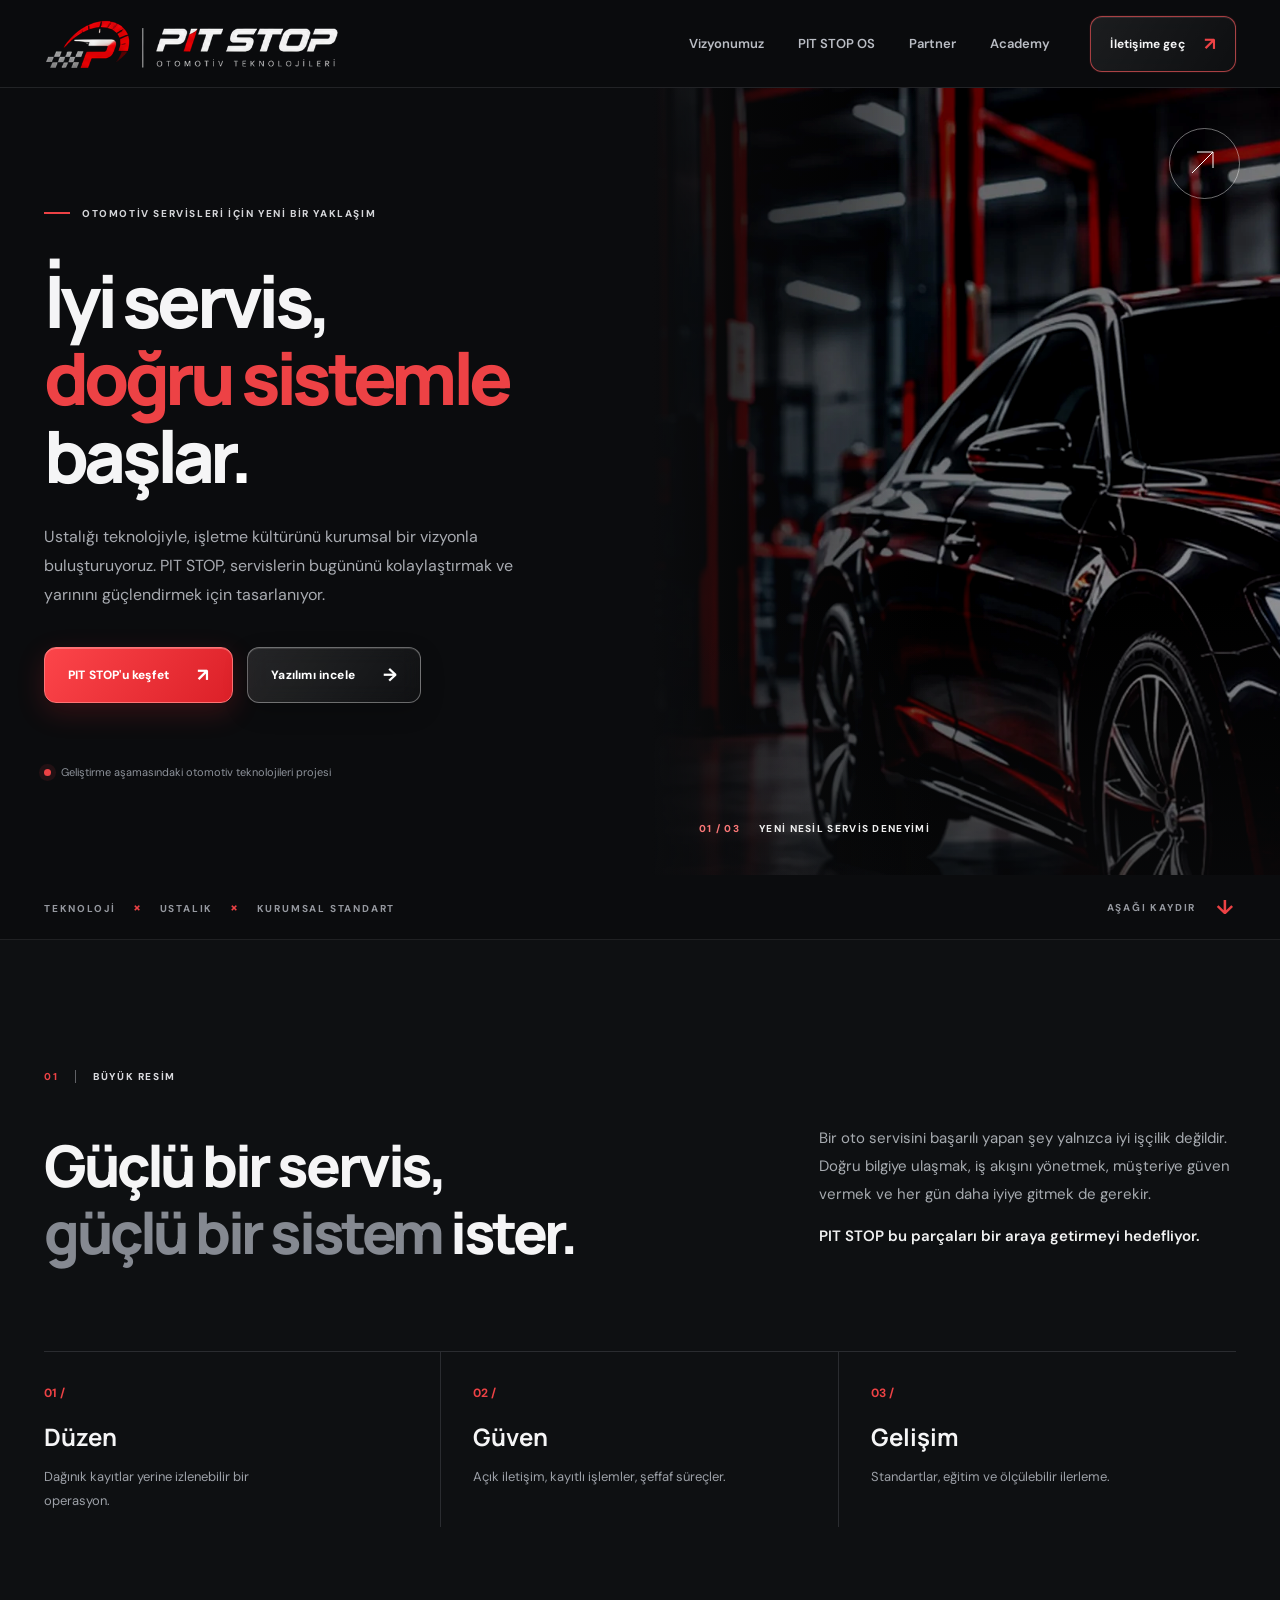
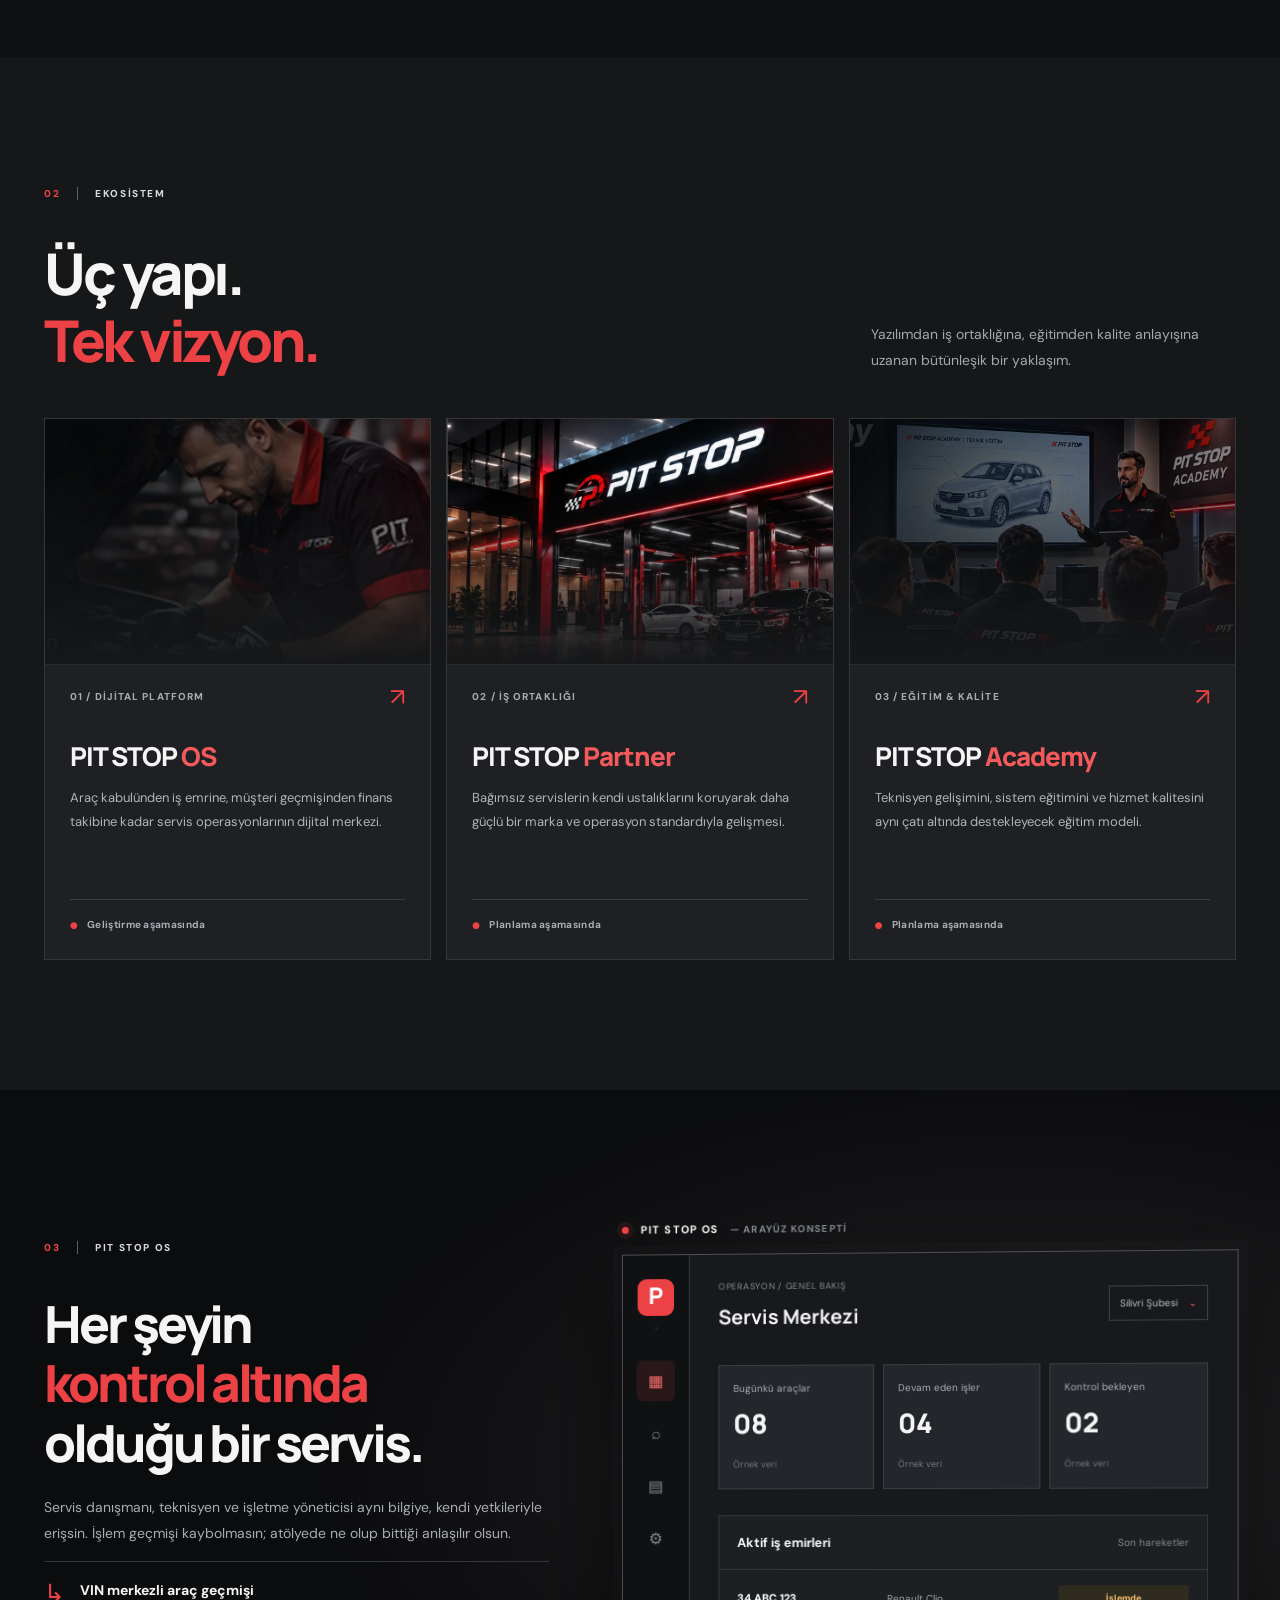
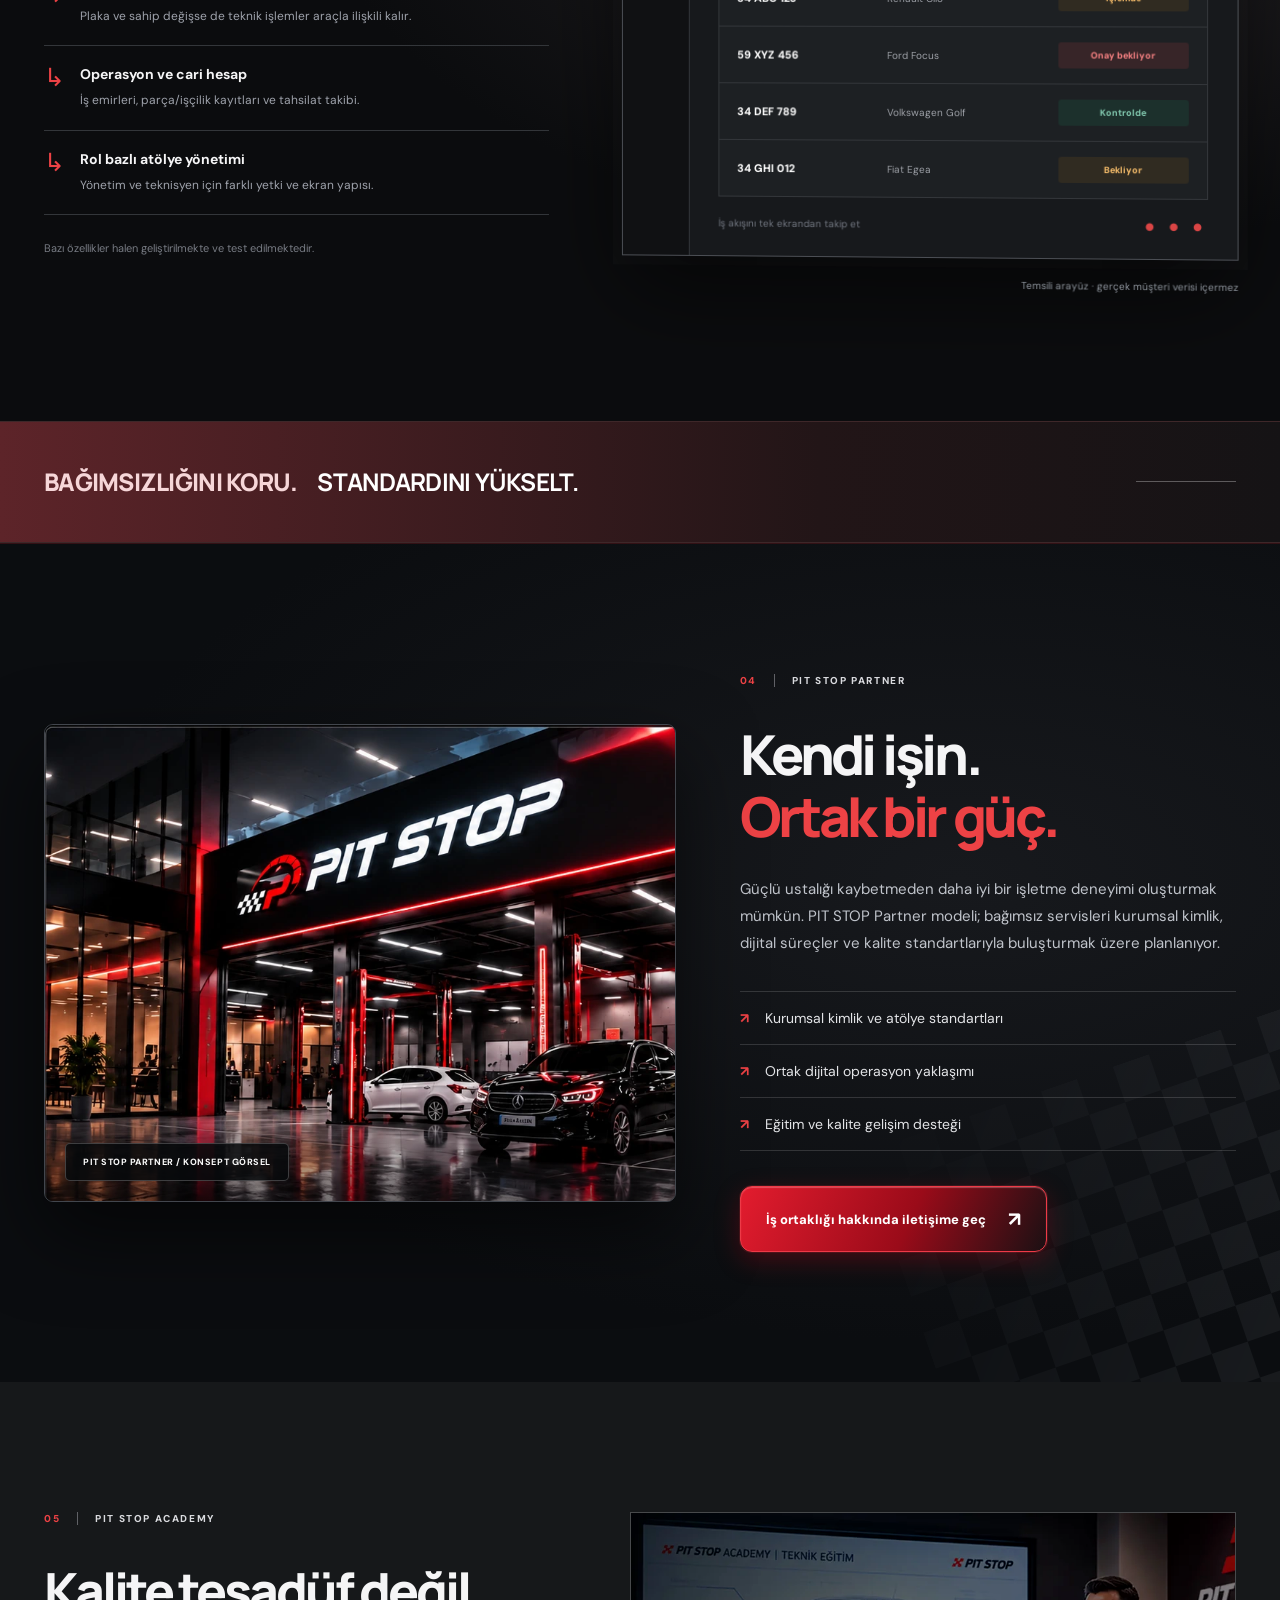
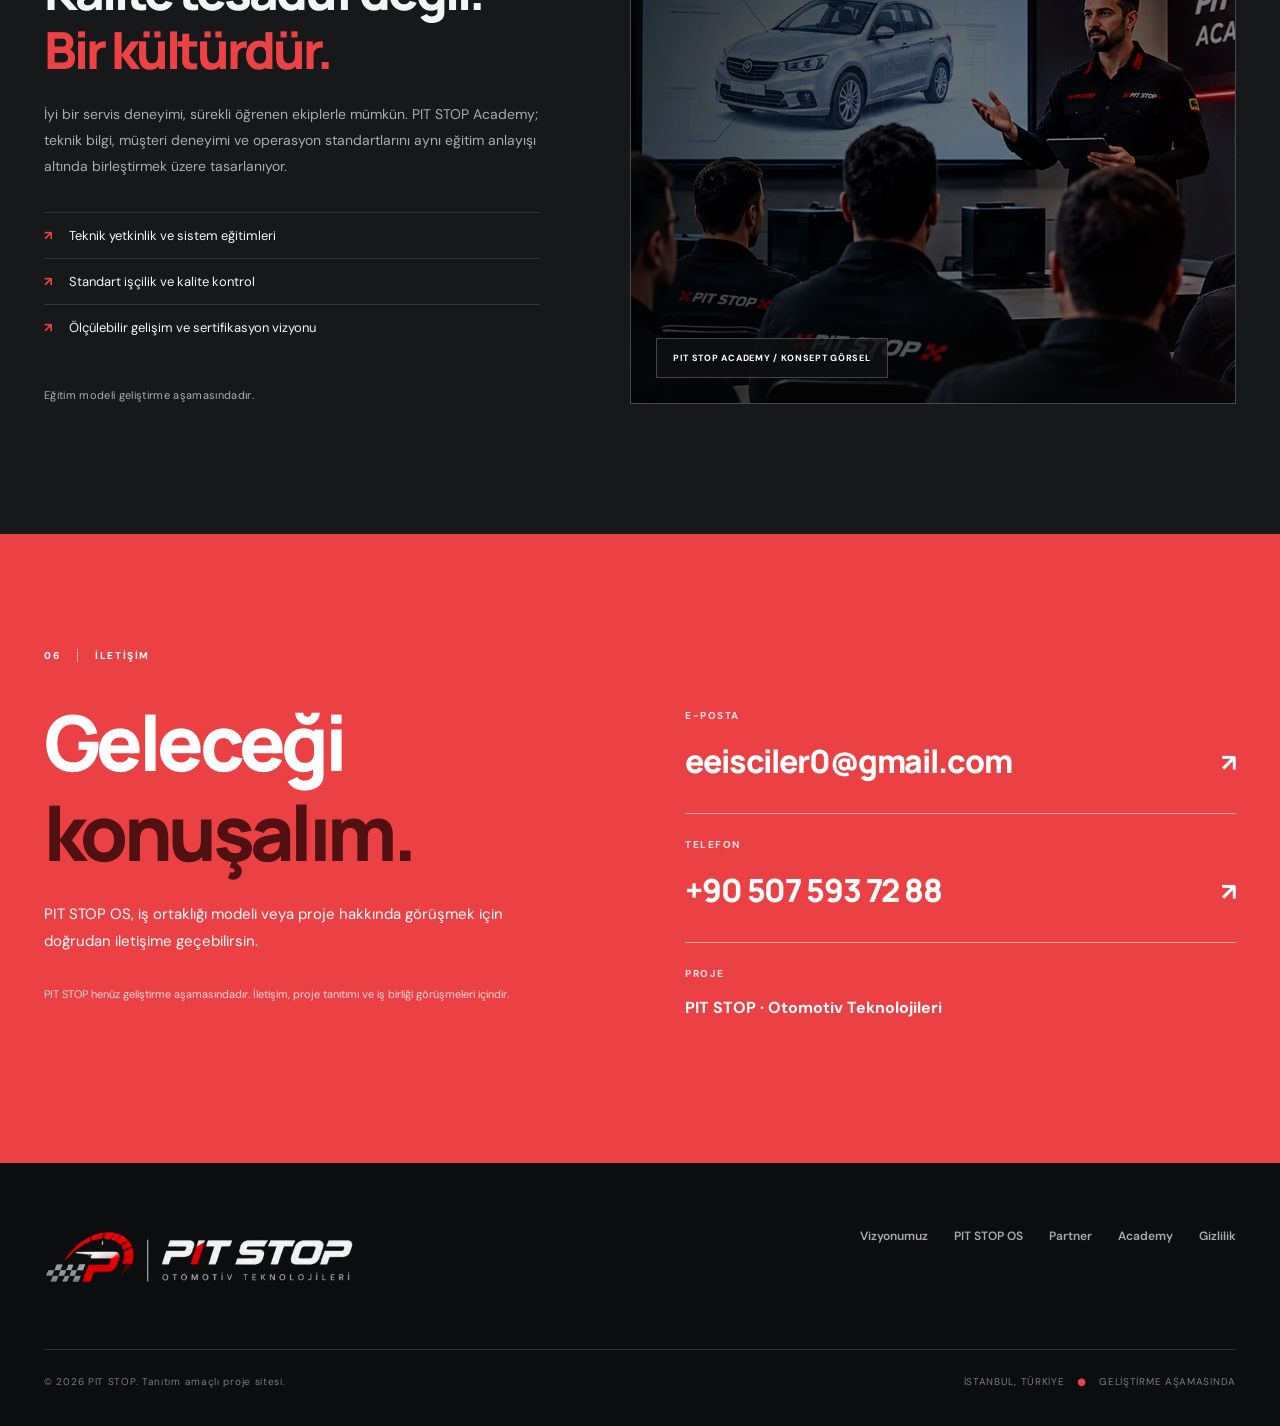
<file: index.html>
<!doctype html>
<html lang="tr">
<head>
  <meta charset="utf-8">
  <meta name="viewport" content="width=device-width, initial-scale=1">
  <meta name="theme-color" content="#0b0c0e">
  <meta name="description" content="PIT STOP: Bağımsız otomotiv servisleri için dijital yönetim, güçlü operasyon standardı ve yeni nesil iş ortaklığı vizyonu.">
  <meta property="og:title" content="PIT STOP | İyi servis, doğru sistemle başlar.">
  <meta property="og:description" content="PIT STOP OS, Partner ve Academy ile servis işletmeciliğinin geleceğine yeni bir yaklaşım.">
  <meta property="og:type" content="website">
  <title>PIT STOP | İyi servis, doğru sistemle başlar.</title>
  <link rel="icon" type="image/png" href="assets/pitstop-icon.png">
  <link rel="preconnect" href="https://fonts.googleapis.com">
  <link rel="preconnect" href="https://fonts.gstatic.com" crossorigin>
  <link href="https://fonts.googleapis.com/css2?family=DM+Sans:wght@400;500;600;700&family=Manrope:wght@400;500;600;700;800&display=swap" rel="stylesheet">
  <link rel="stylesheet" href="styles.css">
  <script src="script.js" defer></script>
</head>
<body>
  <a class="skip-link" href="#icerik">İçeriğe geç</a>
  <header class="site-header" id="ust">
    <div class="container header-inner">
      <a class="brand" href="#ust" aria-label="PIT STOP ana sayfa">
        <img class="brand-logo" src="assets/pitstop-logo.png" alt="PIT STOP" width="300" height="53">
      </a>
      <nav class="desktop-nav" aria-label="Ana menü">
        <a href="#vizyon">Vizyonumuz</a>
        <a href="#yazilim">PIT STOP OS</a>
        <a href="#partner">Partner</a>
        <a href="#academy">Academy</a>
      </nav>
      <a class="header-cta" href="#iletisim">İletişime geç <span aria-hidden="true">↗</span></a>
      <button class="menu-toggle" type="button" aria-controls="mobile-menu" aria-expanded="false" aria-label="Menüyü aç"><span></span><span></span><span></span></button>
    </div>
    <nav class="mobile-menu" id="mobile-menu" aria-label="Mobil menü" hidden>
      <a href="#vizyon">Vizyonumuz</a><a href="#yazilim">PIT STOP OS</a><a href="#partner">Partner</a><a href="#academy">Academy</a><a href="#iletisim">İletişim</a>
    </nav>
  </header>

  <main id="icerik">
    <section class="hero" aria-labelledby="hero-heading">
      <div class="container hero-layout">
        <div class="hero-copy">
          <div class="eyebrow"><span class="eyebrow-line"></span> OTOMOTİV SERVİSLERİ İÇİN YENİ BİR YAKLAŞIM</div>
          <h1 id="hero-heading">İyi servis,<br><span>doğru sistemle</span><br>başlar<span class="period">.</span></h1>
          <p>Ustalığı teknolojiyle, işletme kültürünü kurumsal bir vizyonla buluşturuyoruz. PIT STOP, servislerin bugününü kolaylaştırmak ve yarınını güçlendirmek için tasarlanıyor.</p>
          <div class="hero-actions"><a class="button button-primary" href="#vizyon">PIT STOP'u keşfet <span aria-hidden="true">↗</span></a><a class="button button-ghost" href="#yazilim">Yazılımı incele <span aria-hidden="true">→</span></a></div>
          <div class="hero-note"><span class="signal" aria-hidden="true"></span> Geliştirme aşamasındaki otomotiv teknolojileri projesi</div>
        </div>
        <div class="hero-visual">
          <img src="assets/hero.webp" alt="Koyu renkli otomobilin yer aldığı modern, kırmızı detaylı PIT STOP konsept servis ortamı" width="1600" height="1000" fetchpriority="high">
          <div class="hero-visual-shade"></div>
          <div class="hero-visual-caption"><span>01 / 03</span><span>YENİ NESİL SERVİS DENEYİMİ</span></div>
          <div class="hero-corner" aria-hidden="true"><svg viewBox="0 0 72 72" fill="none"><path d="M12 54L54 12M22 12h32v32" stroke="currentColor" stroke-width="2"/></svg></div>
        </div>
      </div>
      <div class="container hero-bottom"><span>TEKNOLOJİ <b>×</b> USTALIK <b>×</b> KURUMSAL STANDART</span><span class="scroll-cue">AŞAĞI KAYDIR <span aria-hidden="true">↓</span></span></div>
    </section>

    <section class="vision-section section-pad" id="vizyon">
      <div class="container">
        <div class="section-kicker"><span class="kicker-index">01</span><span>BÜYÜK RESİM</span></div>
        <div class="vision-grid">
          <h2>Güçlü bir servis,<br><em>güçlü bir sistem</em> ister.</h2>
          <div class="vision-side"><p>Bir oto servisini başarılı yapan şey yalnızca iyi işçilik değildir. Doğru bilgiye ulaşmak, iş akışını yönetmek, müşteriye güven vermek ve her gün daha iyiye gitmek de gerekir.</p><p><strong>PIT STOP bu parçaları bir araya getirmeyi hedefliyor.</strong></p></div>
        </div>
        <div class="principles">
          <div><span class="principle-no">01 /</span><strong>Düzen</strong><p>Dağınık kayıtlar yerine izlenebilir bir operasyon.</p></div>
          <div><span class="principle-no">02 /</span><strong>Güven</strong><p>Açık iletişim, kayıtlı işlemler, şeffaf süreçler.</p></div>
          <div><span class="principle-no">03 /</span><strong>Gelişim</strong><p>Standartlar, eğitim ve ölçülebilir ilerleme.</p></div>
        </div>
      </div>
    </section>

    <section class="ecosystem section-pad" id="cozumler">
      <div class="container">
        <div class="section-kicker"><span class="kicker-index">02</span><span>EKOSİSTEM</span></div>
        <div class="section-intro"><h2>Üç yapı.<br><span>Tek vizyon.</span></h2><p>Yazılımdan iş ortaklığına, eğitimden kalite anlayışına uzanan bütünleşik bir yaklaşım.</p></div>
        <div class="solution-grid">
          <a class="solution-card" href="#yazilim"><div class="card-image"><img src="assets/workshop.webp" alt="PIT STOP konsept atölyesinde çalışan teknisyen" width="1200" height="750" loading="lazy"></div><div class="solution-top"><span class="solution-nr">01 / DİJİTAL PLATFORM</span><span class="out-arrow" aria-hidden="true">↗</span></div><div class="solution-body"><h3>PIT STOP <span>OS</span></h3><p>Araç kabulünden iş emrine, müşteri geçmişinden finans takibine kadar servis operasyonlarının dijital merkezi.</p><span class="stage-label">Geliştirme aşamasında</span></div></a>
          <a class="solution-card" href="#partner"><div class="card-image"><img src="assets/partner.webp" alt="PIT STOP marka kimliğiyle tasarlanmış modern partner servis konsepti" width="1300" height="812" loading="lazy"></div><div class="solution-top"><span class="solution-nr">02 / İŞ ORTAKLIĞI</span><span class="out-arrow" aria-hidden="true">↗</span></div><div class="solution-body"><h3>PIT STOP <span>Partner</span></h3><p>Bağımsız servislerin kendi ustalıklarını koruyarak daha güçlü bir marka ve operasyon standardıyla gelişmesi.</p><span class="stage-label">Planlama aşamasında</span></div></a>
          <a class="solution-card" href="#academy"><div class="card-image"><img src="assets/academy.webp" alt="Teknik eğitim alan servis personellerini gösteren PIT STOP Academy konsept görseli" width="1200" height="750" loading="lazy"></div><div class="solution-top"><span class="solution-nr">03 / EĞİTİM & KALİTE</span><span class="out-arrow" aria-hidden="true">↗</span></div><div class="solution-body"><h3>PIT STOP <span>Academy</span></h3><p>Teknisyen gelişimini, sistem eğitimini ve hizmet kalitesini aynı çatı altında destekleyecek eğitim modeli.</p><span class="stage-label">Planlama aşamasında</span></div></a>
        </div>
      </div>
    </section>

    <section class="software-section section-pad" id="yazilim">
      <div class="container software-grid">
        <div class="software-copy">
          <div class="section-kicker"><span class="kicker-index">03</span><span>PIT STOP OS</span></div>
          <h2>Her şeyin<br><span>kontrol altında</span><br>olduğu bir servis.</h2>
          <p>Servis danışmanı, teknisyen ve işletme yöneticisi aynı bilgiye, kendi yetkileriyle erişsin. İşlem geçmişi kaybolmasın; atölyede ne olup bittiği anlaşılır olsun.</p>
          <div class="software-feature"><span class="feature-icon">↳</span><div><strong>VIN merkezli araç geçmişi</strong><small>Plaka ve sahip değişse de teknik işlemler araçla ilişkili kalır.</small></div></div>
          <div class="software-feature"><span class="feature-icon">↳</span><div><strong>Operasyon ve cari hesap</strong><small>İş emirleri, parça/işçilik kayıtları ve tahsilat takibi.</small></div></div>
          <div class="software-feature"><span class="feature-icon">↳</span><div><strong>Rol bazlı atölye yönetimi</strong><small>Yönetim ve teknisyen için farklı yetki ve ekran yapısı.</small></div></div>
          <p class="small-disclaimer">Bazı özellikler halen geliştirilmekte ve test edilmektedir.</p>
        </div>
        <div class="dashboard-wrap">
          <div class="dashboard-top-caption"><span class="live-pip"></span>PIT STOP OS <span>— ARAYÜZ KONSEPTİ</span></div>
          <div class="dashboard">
            <div class="dash-side"><span class="dash-logo">P<span>·</span></span><span class="dash-side-icon active">▦</span><span class="dash-side-icon">⌕</span><span class="dash-side-icon">▤</span><span class="dash-side-icon">⚙</span></div>
            <div class="dash-main"><div class="dash-top"><div><small>OPERASYON / GENEL BAKIŞ</small><strong>Servis Merkezi</strong></div><span class="dash-branch">Silivri Şubesi <span>⌄</span></span></div><div class="dash-cards"><div><small>Bugünkü araçlar</small><strong>08</strong><span>Örnek veri</span></div><div><small>Devam eden işler</small><strong>04</strong><span>Örnek veri</span></div><div><small>Kontrol bekleyen</small><strong>02</strong><span>Örnek veri</span></div></div><div class="dash-table"><div class="dash-table-head"><strong>Aktif iş emirleri</strong><span>Son hareketler</span></div><div class="dash-row"><span class="plate">34 ABC 123</span><span>Renault Clio</span><b class="pill orange">İşlemde</b></div><div class="dash-row"><span class="plate">59 XYZ 456</span><span>Ford Focus</span><b class="pill red">Onay bekliyor</b></div><div class="dash-row"><span class="plate">34 DEF 789</span><span>Volkswagen Golf</span><b class="pill green">Kontrolde</b></div><div class="dash-row"><span class="plate">34 GHI 012</span><span>Fiat Egea</span><b class="pill orange">Bekliyor</b></div></div><div class="dash-foot"><span>İş akışını tek ekrandan takip et</span><span>● ● ●</span></div></div>
          </div>
          <div class="dashboard-tag">Temsili arayüz · gerçek müşteri verisi içermez</div>
        </div>
      </div>
    </section>

    <section class="statement" aria-label="PIT STOP marka anlayışı"><div class="container statement-inner"><span>BAĞIMSIZLIĞINI KORU.</span><strong>STANDARDINI YÜKSELT.</strong><span class="statement-line"></span></div></section>

    <section class="partner-section section-pad" id="partner">
      <div class="container split-grid">
        <div class="split-image"><img src="assets/partner.webp" alt="PIT STOP logolu modern servis merkezi konsept dış görünümü" width="1300" height="812" loading="lazy"><span class="image-tag">PIT STOP PARTNER / KONSEPT GÖRSEL</span></div>
        <div class="split-text"><div class="section-kicker"><span class="kicker-index">04</span><span>PIT STOP PARTNER</span></div><h2>Kendi işin.<br><span>Ortak bir güç.</span></h2><p>Güçlü ustalığı kaybetmeden daha iyi bir işletme deneyimi oluşturmak mümkün. PIT STOP Partner modeli; bağımsız servisleri kurumsal kimlik, dijital süreçler ve kalite standartlarıyla buluşturmak üzere planlanıyor.</p><ul><li>Kurumsal kimlik ve atölye standartları</li><li>Ortak dijital operasyon yaklaşımı</li><li>Eğitim ve kalite gelişim desteği</li></ul><a class="partner-cta" href="#iletisim">İş ortaklığı hakkında iletişime geç <span aria-hidden="true">↗</span></a></div>
      </div>
    </section>

    <section class="academy-section section-pad" id="academy">
      <div class="container split-grid reverse">
        <div class="split-text"><div class="section-kicker"><span class="kicker-index">05</span><span>PIT STOP ACADEMY</span></div><h2>Kalite tesadüf değil.<br><span>Bir kültürdür.</span></h2><p>İyi bir servis deneyimi, sürekli öğrenen ekiplerle mümkün. PIT STOP Academy; teknik bilgi, müşteri deneyimi ve operasyon standartlarını aynı eğitim anlayışı altında birleştirmek üzere tasarlanıyor.</p><ul><li>Teknik yetkinlik ve sistem eğitimleri</li><li>Standart işçilik ve kalite kontrol</li><li>Ölçülebilir gelişim ve sertifikasyon vizyonu</li></ul><span class="coming-soon">Eğitim modeli geliştirme aşamasındadır.</span></div>
        <div class="split-image"><img src="assets/academy.webp" alt="Atölye ortamında gerçekleştirilen teknik eğitim konsepti" width="1200" height="750" loading="lazy"><span class="image-tag">PIT STOP ACADEMY / KONSEPT GÖRSEL</span></div>
      </div>
    </section>

    <section class="contact-section" id="iletisim"><div class="container contact-layout"><div><div class="section-kicker"><span class="kicker-index">06</span><span>İLETİŞİM</span></div><h2>Geleceği<br><span>konuşalım.</span></h2><p>PIT STOP OS, iş ortaklığı modeli veya proje hakkında görüşmek için doğrudan iletişime geçebilirsin.</p><span class="contact-note">PIT STOP henüz geliştirme aşamasındadır. İletişim, proje tanıtımı ve iş birliği görüşmeleri içindir.</span></div><div class="contact-info"><div class="contact-item"><span class="contact-label">E-POSTA</span><a href="mailto:eeisciler0@gmail.com">eeisciler0@gmail.com <span aria-hidden="true">↗</span></a></div><div class="contact-item"><span class="contact-label">TELEFON</span><a href="tel:+905075937288">+90 507 593 72 88 <span aria-hidden="true">↗</span></a></div><div class="contact-item no-border"><span class="contact-label">PROJE</span><strong>PIT STOP · Otomotiv Teknolojileri</strong></div></div></div></section>
  </main>

  <footer class="footer"><div class="container footer-main"><a href="#ust" class="footer-brand" aria-label="PIT STOP ana sayfa"><img class="footer-logo-img" src="assets/pitstop-logo-full.png" alt="PIT STOP Otomotiv Teknolojileri" width="315" height="55"></a><div class="footer-links"><a href="#vizyon">Vizyonumuz</a><a href="#yazilim">PIT STOP OS</a><a href="#partner">Partner</a><a href="#academy">Academy</a><a href="gizlilik.html">Gizlilik</a></div></div><div class="container footer-bottom"><span>© <span id="year"></span> PIT STOP. Tanıtım amaçlı proje sitesi.</span><span>İSTANBUL, TÜRKİYE <span class="red-dot">●</span> GELİŞTİRME AŞAMASINDA</span></div></footer>
</body>
</html>
</file>
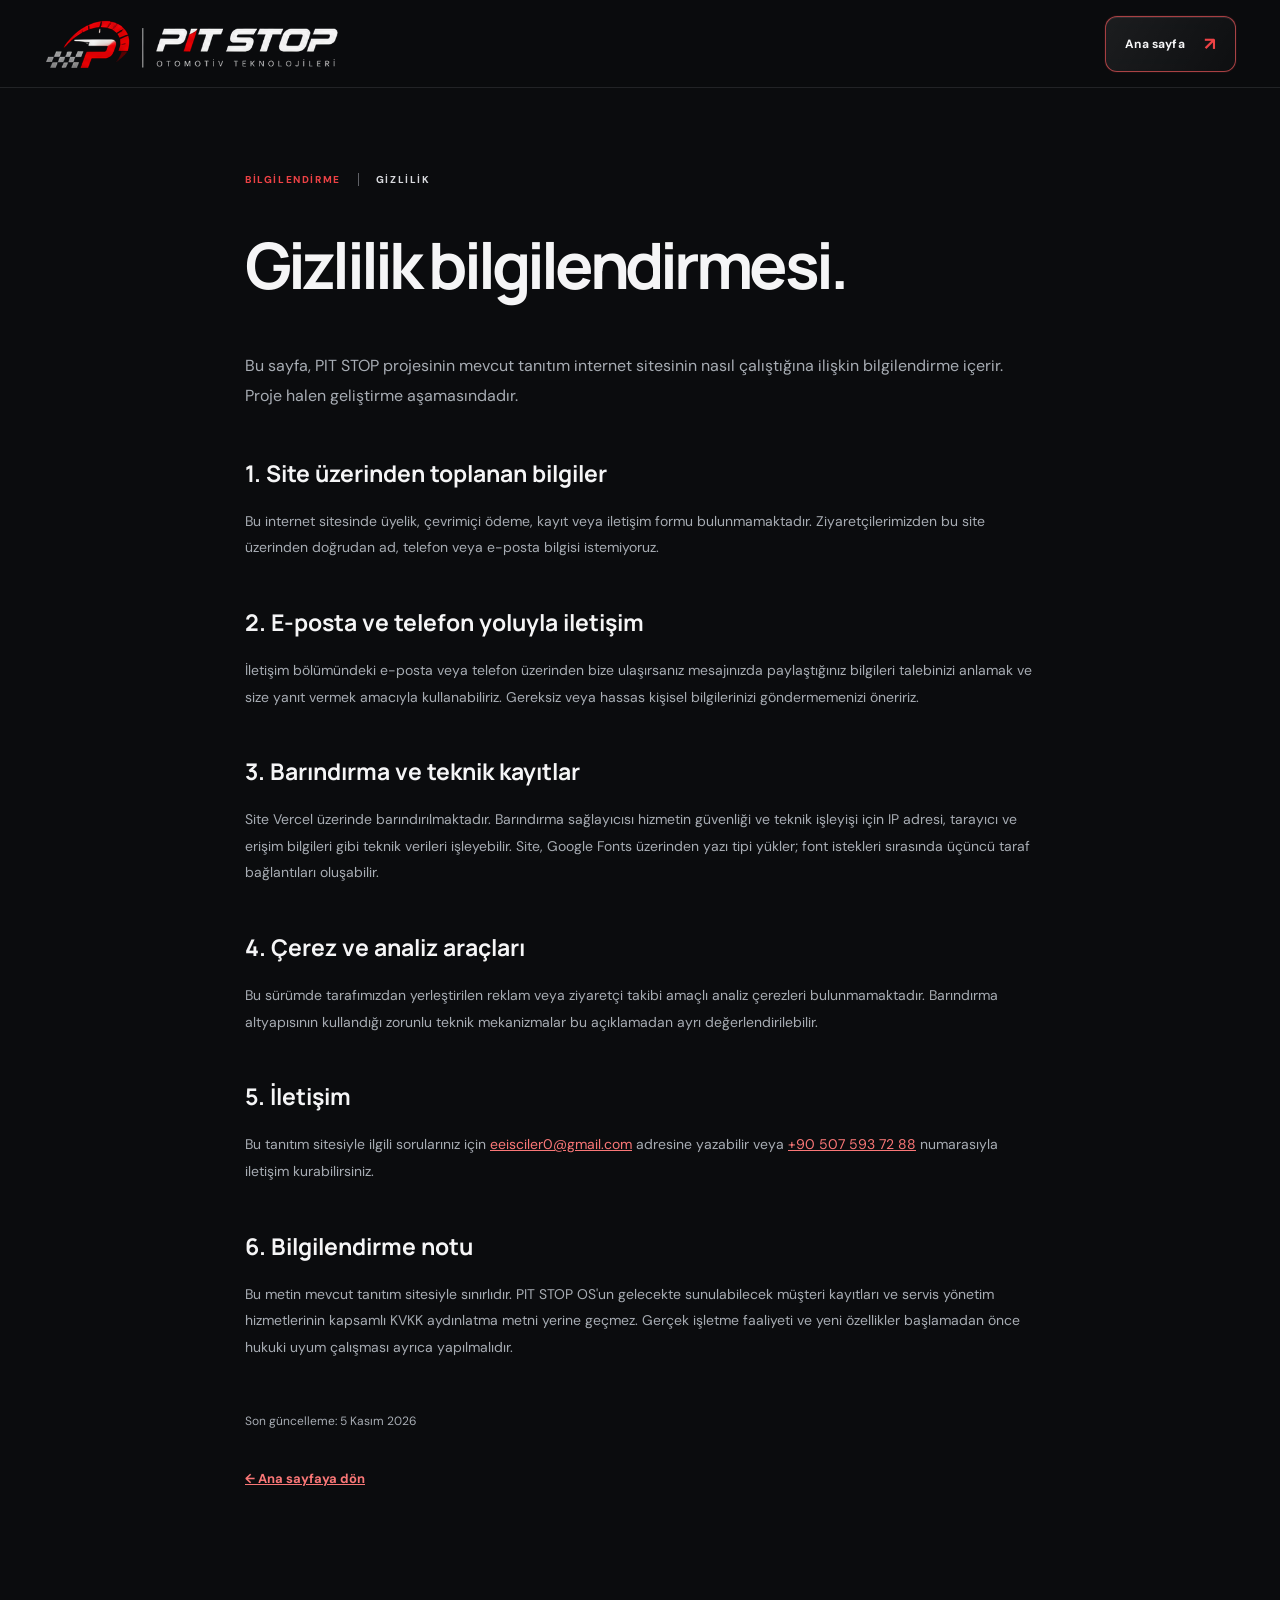
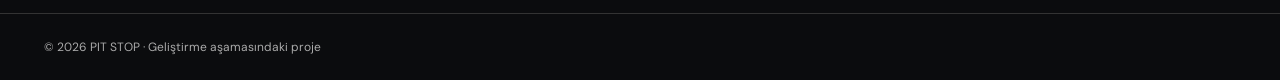
<file: gizlilik.html>
<!doctype html><html lang="tr"><head><meta charset="utf-8"><meta name="viewport" content="width=device-width, initial-scale=1"><meta name="theme-color" content="#0b0c0e"><meta name="description" content="PIT STOP tanıtım internet sitesinin gizlilik bilgilendirmesi."><title>Gizlilik Bilgilendirmesi | PIT STOP</title><link rel="icon" type="image/png" href="assets/pitstop-icon.png"><link rel="preconnect" href="https://fonts.googleapis.com"><link rel="preconnect" href="https://fonts.gstatic.com" crossorigin><link href="https://fonts.googleapis.com/css2?family=DM+Sans:wght@400;500;600;700&family=Manrope:wght@400;500;600;700;800&display=swap" rel="stylesheet"><link rel="stylesheet" href="styles.css"></head><body class="privacy-body"><header class="site-header"><div class="container header-inner"><a class="brand" href="index.html"><img class="brand-logo" src="assets/pitstop-logo.png" alt="PIT STOP" width="300" height="53"></a><a class="header-cta" style="margin-left:auto" href="index.html">Ana sayfa <span aria-hidden="true">↗</span></a></div></header><main class="container privacy-main"><div class="section-kicker"><span class="kicker-index">BİLGİLENDİRME</span><span>GİZLİLİK</span></div><h1>Gizlilik bilgilendirmesi.</h1><p class="privacy-lead">Bu sayfa, PIT STOP projesinin mevcut tanıtım internet sitesinin nasıl çalıştığına ilişkin bilgilendirme içerir. Proje halen geliştirme aşamasındadır.</p><h2>1. Site üzerinden toplanan bilgiler</h2><p>Bu internet sitesinde üyelik, çevrimiçi ödeme, kayıt veya iletişim formu bulunmamaktadır. Ziyaretçilerimizden bu site üzerinden doğrudan ad, telefon veya e-posta bilgisi istemiyoruz.</p><h2>2. E-posta ve telefon yoluyla iletişim</h2><p>İletişim bölümündeki e-posta veya telefon üzerinden bize ulaşırsanız mesajınızda paylaştığınız bilgileri talebinizi anlamak ve size yanıt vermek amacıyla kullanabiliriz. Gereksiz veya hassas kişisel bilgilerinizi göndermemenizi öneririz.</p><h2>3. Barındırma ve teknik kayıtlar</h2><p>Site Vercel üzerinde barındırılmaktadır. Barındırma sağlayıcısı hizmetin güvenliği ve teknik işleyişi için IP adresi, tarayıcı ve erişim bilgileri gibi teknik verileri işleyebilir. Site, Google Fonts üzerinden yazı tipi yükler; font istekleri sırasında üçüncü taraf bağlantıları oluşabilir.</p><h2>4. Çerez ve analiz araçları</h2><p>Bu sürümde tarafımızdan yerleştirilen reklam veya ziyaretçi takibi amaçlı analiz çerezleri bulunmamaktadır. Barındırma altyapısının kullandığı zorunlu teknik mekanizmalar bu açıklamadan ayrı değerlendirilebilir.</p><h2>5. İletişim</h2><p>Bu tanıtım sitesiyle ilgili sorularınız için <a href="mailto:eeisciler0@gmail.com">eeisciler0@gmail.com</a> adresine yazabilir veya <a href="tel:+905075937288">+90 507 593 72 88</a> numarasıyla iletişim kurabilirsiniz.</p><h2>6. Bilgilendirme notu</h2><p>Bu metin mevcut tanıtım sitesiyle sınırlıdır. PIT STOP OS'un gelecekte sunulabilecek müşteri kayıtları ve servis yönetim hizmetlerinin kapsamlı KVKK aydınlatma metni yerine geçmez. Gerçek işletme faaliyeti ve yeni özellikler başlamadan önce hukuki uyum çalışması ayrıca yapılmalıdır.</p><p style="margin-top:50px;font-size:12px">Son güncelleme: 5 Kasım 2026</p><a class="privacy-back" href="index.html">← Ana sayfaya dön</a></main><footer class="privacy-footer"><div class="container">© 2026 PIT STOP · Geliştirme aşamasındaki proje</div></footer></body></html>
</file>
<file: styles.css>
:root{--bg:#0b0c0e;--bg2:#111316;--surface:#191b1f;--line:#2a2c30;--text:#f5f5f6;--muted:#9ca0a7;--red:#ed4245;--red-soft:#fa7777;--max:1320px;--font:'DM Sans',system-ui,sans-serif;--display:Manrope,var(--font)}
*,*::before,*::after{box-sizing:border-box}html{scroll-behavior:smooth;scroll-padding-top:90px}body{margin:0;background:var(--bg);color:var(--text);font-family:var(--font);-webkit-font-smoothing:antialiased}a{color:inherit;text-decoration:none}button{font:inherit}img{display:block;max-width:100%}button,a{-webkit-tap-highlight-color:transparent}::selection{background:var(--red);color:#fff}.container{width:min(100% - 88px,var(--max));margin-inline:auto}.skip-link{position:fixed;left:12px;top:-100px;background:#fff;color:#111;z-index:1000;padding:12px}.skip-link:focus{top:12px}.section-pad{padding-block:130px}h1,h2,h3,p{margin-top:0}h1,h2,h3{font-family:var(--display)}p{line-height:1.85}.site-header{position:sticky;top:0;z-index:100;background:rgba(11,12,14,.90);backdrop-filter:blur(18px);-webkit-backdrop-filter:blur(18px);border-bottom:1px solid #ffffff1a}.header-inner{min-height:87px;display:flex;align-items:center;gap:40px}.brand{display:flex;align-items:center;gap:14px;flex-shrink:0}.brand-symbol{display:grid;place-items:center;width:36px;height:36px;color:var(--red)}.brand-symbol svg{width:100%}.brand-text{font:800 23px/1 var(--display);letter-spacing:.15em;white-space:nowrap}.brand-sub{font:700 8px/1.4 var(--font);letter-spacing:.20em;color:#999da3;display:block;margin-top:9px}.desktop-nav{display:flex;margin-left:auto;align-items:center;gap:34px}.desktop-nav a{font-size:13px;font-weight:600;color:#babdc4;transition:color .2s}.desktop-nav a:hover,.footer a:hover{color:#fff}.header-cta{display:flex;align-items:center;justify-content:center;gap:19px;border:1px solid #66666d;padding:15px 19px;font-size:12px;font-weight:700;white-space:nowrap;transition:border-color .2s,background .2s}.header-cta:hover{border-color:var(--red);background:#ed424519}.header-cta span{font-size:18px;color:var(--red)}.menu-toggle{display:none;cursor:pointer;flex-direction:column;justify-content:center;gap:5px;background:none;border:1px solid #44474a;width:42px;height:42px;padding:10px}.menu-toggle span{display:block;background:#fff;height:2px;width:100%}.mobile-menu{display:none}.hero{position:relative;overflow:hidden;border-bottom:1px solid #ffffff16}.hero-layout{min-height:660px;display:grid;grid-template-columns:51% 49%;align-items:stretch}.hero-copy{padding:110px 35px 96px 0;position:relative;z-index:2}.eyebrow{display:inline-flex;align-items:center;gap:12px;font-weight:800;font-size:10px;letter-spacing:.16em;color:#d4d5d8}.eyebrow-line{width:26px;height:2px;background:var(--red)}.hero h1{font-size:clamp(48px,5.65vw,86px);font-weight:800;line-height:1.075;letter-spacing:-.065em;margin:42px 0 27px}.hero h1 span{color:var(--red)}.hero h1 .period{color:#fff}.hero-copy>p{color:#a8abb1;font-size:16px;line-height:1.82;max-width:520px;margin-bottom:38px}.hero-actions{display:flex;flex-wrap:wrap;gap:14px}.button{min-height:56px;display:inline-flex;align-items:center;justify-content:center;gap:28px;padding:15px 23px;font-weight:800;font-size:12px;transition:transform .2s,background .2s,border-color .2s}.button:hover{transform:translateY(-2px)}.button-primary{background:var(--red);border:1px solid var(--red);color:#fff}.button-primary:hover{background:#fb5456}.button-ghost{background:#ffffff08;border:1px solid #686a6d;color:#fff}.button-ghost:hover{background:#ffffff17}.button span{font-size:18px}.hero-note{display:flex;align-items:center;gap:10px;color:#8d929a;font-size:11px;margin-top:62px}.signal,.live-pip{height:7px;width:7px;background:var(--red);border-radius:50%;box-shadow:0 0 0 5px #ed42451a;flex-shrink:0}.hero-visual{position:relative;min-height:650px;overflow:hidden;margin-right:calc((min(100vw - 88px,var(--max)) - 100vw)/2)}.hero-visual img{height:100%;width:100%;object-fit:cover;object-position:54% center;filter:contrast(1.1)}.hero-visual-shade{pointer-events:none;position:absolute;inset:0;background:linear-gradient(90deg,var(--bg) 0%,#0b0c0e77 16%,transparent 45%),linear-gradient(0deg,#0b0c0e99,transparent 35%)}.hero-visual-caption{position:absolute;left:47px;bottom:40px;right:45px;display:flex;align-items:center;gap:19px;font-size:10px;font-weight:800;letter-spacing:.13em;color:#eee}.hero-visual-caption span:first-child{color:var(--red-soft)}.hero-corner{position:absolute;right:40px;top:40px;width:71px;height:71px;display:grid;place-items:center;border:1px solid #ffffff6b;border-radius:50%;color:#fff}.hero-corner svg{width:36px;height:36px}.hero-bottom{height:64px;display:flex;align-items:center;justify-content:space-between;color:#9699a0;font-weight:700;font-size:10px;letter-spacing:.18em}.hero-bottom b{color:var(--red);font-size:14px;padding-inline:13px}.scroll-cue{display:flex;gap:20px;align-items:center}.scroll-cue span{color:var(--red);font-size:20px}.section-kicker{display:flex;align-items:center;gap:17px;font-size:10px;font-weight:800;letter-spacing:.16em;color:#d9dade}.kicker-index{color:var(--red);border-right:1px solid #606166;padding-right:17px}.vision-section{background:#0e1012}.vision-grid{display:grid;grid-template-columns:1.25fr .75fr;gap:80px;align-items:end;margin-top:42px}.vision-grid h2,.section-intro h2,.software-copy h2,.split-text h2,.contact-layout h2{font-size:clamp(38px,4.5vw,69px);line-height:1.16;letter-spacing:-.06em;margin:0;font-weight:800}.vision-grid h2 em{font-style:normal;color:#858991}.vision-side{max-width:480px}.vision-side p{font-size:15px;color:#a7abb0;margin-bottom:15px}.vision-side strong{color:#f0f1f1;font-weight:600}.principles{margin-top:85px;display:grid;grid-template-columns:repeat(3,1fr);border-top:1px solid var(--line)}.principles>div{padding:33px 32px 0 0;border-right:1px solid var(--line);min-height:175px}.principles>div:not(:first-child){padding-left:32px}.principles>div:last-child{border-right:0}.principle-no{color:var(--red);font-size:12px;font-weight:700;display:block;margin-bottom:19px}.principles strong{font:700 24px var(--display)}.principles p{font-size:13px;color:var(--muted);margin:12px 0 0;max-width:260px}.ecosystem{background:#151719}.section-intro{display:flex;justify-content:space-between;align-items:end;gap:40px;margin-top:40px;margin-bottom:44px}.section-intro h2 span{color:var(--red)}.section-intro p{max-width:365px;color:#a3a7ae;margin:0;font-size:14px}.solution-grid{display:grid;grid-template-columns:repeat(3,1fr);gap:15px}.solution-card{background:#1e2023;border:1px solid #34363a;overflow:hidden;transition:transform .25s,border-color .25s}.solution-card:hover{transform:translateY(-5px);border-color:#7b393b}.card-image{height:245px;position:relative;overflow:hidden}.card-image:after{content:'';position:absolute;inset:0;background:linear-gradient(0deg,#151719 0%,transparent 75%);pointer-events:none}.card-image img{height:100%;width:100%;object-fit:cover;transition:transform .55s}.solution-card:hover .card-image img{transform:scale(1.05)}.solution-top{padding:16px 25px;display:flex;justify-content:space-between;align-items:center;border-top:1px solid #ffffff0b}.solution-nr{font-size:10px;letter-spacing:.11em;color:#a8abb0;font-weight:800}.out-arrow{color:var(--red);font-size:24px}.solution-body{padding:10px 25px 28px}.solution-body h3{font-size:26px;font-weight:800;letter-spacing:-.04em;margin:0 0 12px}.solution-body h3 span{color:#f45a5c}.solution-body p{font-size:13px;line-height:1.85;color:#b0b3bb;min-height:100px}.stage-label{font-weight:700;font-size:10px;letter-spacing:.03em;color:#aaaeb5;display:block;border-top:1px solid #3c3e42;padding-top:18px}.stage-label:before{content:'●';font-size:9px;color:var(--red);margin-right:9px}.software-section{background:radial-gradient(ellipse at 80% 40%,#242124 0%,#0b0c0e 49%)}.software-grid{display:grid;grid-template-columns:.9fr 1.1fr;gap:70px;align-items:center}.software-copy .section-kicker{margin-bottom:40px}.software-copy h2{font-size:clamp(38px,4vw,61px);margin-bottom:23px}.software-copy h2 span,.split-text h2 span,.contact-layout h2 span{color:var(--red)}.software-copy>p{font-size:14px;color:#a8acb2;max-width:550px}.software-feature{border-top:1px solid #33363a;display:flex;gap:15px;padding:19px 0}.software-feature:last-of-type{border-bottom:1px solid #33363a}.feature-icon{color:var(--red);font-size:25px;line-height:1}.software-feature strong{font-size:14px;display:block;margin-bottom:7px}.software-feature small{color:#9ea2ab;font-size:12px;line-height:1.7;display:block}.software-copy .small-disclaimer{color:#777b83;font-size:11px;margin-top:23px}.dashboard-wrap{transform:perspective(1200px) rotateY(-2deg);max-width:720px}.dashboard-top-caption{display:flex;align-items:center;gap:12px;font-size:11px;font-weight:800;letter-spacing:.1em;margin-bottom:18px}.dashboard-top-caption span:last-child{color:#80858d;font-size:10px}.dashboard{display:grid;grid-template-columns:68px 1fr;min-height:465px;border:1px solid #4c4f55;background:#17191c;box-shadow:0 35px 90px #0009,0 0 0 9px #ffffff05;overflow:hidden}.dash-side{border-right:1px solid #32353a;background:#101113;display:flex;flex-direction:column;align-items:center;gap:12px;padding:24px 0}.dash-logo{color:#fff;background:var(--red);border-radius:9px;display:grid;place-items:center;width:37px;height:37px;font:800 23px var(--display);margin-bottom:33px}.dash-logo span{color:#1d2022}.dash-side-icon{color:#838890;padding:10px 12px;border-radius:7px}.dash-side-icon.active{background:#ec45451e;color:#f76e6d}.dash-main{padding:26px 29px;min-width:0}.dash-top{display:flex;justify-content:space-between;gap:12px;align-items:center}.dash-top small{color:#888c93;display:block;font-size:9px;letter-spacing:.08em;margin-bottom:11px}.dash-top strong{font-size:20px;font-family:var(--display)}.dash-branch{border:1px solid #3e4145;padding:10px;font-size:10px;color:#bbc0c8;white-space:nowrap}.dash-branch span{margin-left:8px;color:#e85a5b}.dash-cards{display:grid;grid-template-columns:repeat(3,1fr);gap:9px;margin-top:35px}.dash-cards>div{background:#23262a;border:1px solid #3b3e42;padding:16px 14px;min-width:0}.dash-cards small{color:#a9acb3;font-size:10px;display:block}.dash-cards strong{font:800 27px var(--display);display:block;margin:10px 0}.dash-cards span{color:#737981;font-size:9px}.dash-table{margin-top:26px;background:#1d2023;border:1px solid #34373b}.dash-table-head{display:flex;align-items:center;justify-content:space-between;padding:18px;border-bottom:1px solid #36383c}.dash-table-head strong{font-size:13px}.dash-table-head span{font-size:10px;color:#848991}.dash-row{display:grid;grid-template-columns:1.1fr 1.25fr 1fr;align-items:center;gap:9px;padding:15px 18px;border-bottom:1px solid #33363a;font-size:10px;color:#9da0a7}.dash-row:last-child{border:0}.dash-row .plate{color:#fff;font-weight:800;font-size:11px}.pill{padding:7px 9px;text-align:center;font-size:9px;font-weight:800;border-radius:3px;white-space:nowrap}.pill.orange{color:#f5bc6a;background:#a56c1a24}.pill.red{color:#f68182;background:#ef4a4d20}.pill.green{color:#80c6ad;background:#1e9e6a20}.dash-foot{display:flex;justify-content:space-between;font-size:10px;color:#727781;margin-top:20px}.dash-foot span:last-child{color:#da4545;letter-spacing:6px}.dashboard-tag{font-size:10px;color:#8d939b;margin-top:20px;text-align:right}.statement{border-block:1px solid #3e2729;background:linear-gradient(90deg,#5d2429,#221517 64%,#151315)}.statement-inner{display:flex;align-items:center;gap:20px;min-height:120px;font:800 clamp(16px,1.9vw,27px) var(--display);letter-spacing:-.03em}.statement-inner>span:first-child{color:#f6d6d8}.statement-inner strong{color:#fff}.statement-line{height:1px;flex:1;background:#ffffff4d;max-width:100px;margin-left:auto}.partner-section{background:#111315}.academy-section{background:#16181a}.split-grid{display:grid;grid-template-columns:1.08fr .92fr;gap:90px;align-items:center}.split-grid.reverse{grid-template-columns:.9fr 1.1fr}.split-image{position:relative;min-height:490px;overflow:hidden;border:1px solid #47494b}.split-image img{width:100%;height:100%;min-height:490px;object-fit:cover;filter:contrast(1.06)}.split-image:after{content:'';position:absolute;inset:0;background:linear-gradient(0deg,#08080880,transparent 45%)}.image-tag{position:absolute;bottom:25px;left:25px;z-index:1;color:#f9f9f9;background:#0e1011c9;border:1px solid #ffffff3b;letter-spacing:.08em;font-size:9px;padding:13px 16px;font-weight:800}.split-text .section-kicker{margin-bottom:36px}.split-text h2{font-size:clamp(40px,4vw,62px);margin-bottom:22px}.split-text>p{font-size:14px;color:#a8abb0}.split-text ul{padding:0;list-style:none;margin:33px 0}.split-text li{padding:14px 0;border-top:1px solid #323538;font-size:13px}.split-text li:before{content:'↗';margin-right:16px;color:var(--red);font-weight:800}.text-link{font-size:13px;font-weight:800;border-bottom:1px solid var(--red);padding-bottom:10px;display:inline-flex;gap:24px}.text-link span{color:var(--red)}.coming-soon{display:inline-block;color:#aaaeb3;font-size:11px;letter-spacing:.03em}.contact-section{background:#eb4144;padding-block:115px;color:#fff}.contact-layout{display:grid;grid-template-columns:1fr 1fr;gap:90px}.contact-section .kicker-index{color:#fff;border-color:#ffffff8c}.contact-section .section-kicker{color:#fff;margin-bottom:35px}.contact-layout h2{font-size:clamp(49px,6vw,86px);margin-bottom:25px}.contact-layout h2 span{color:#511012}.contact-layout p{font-size:15px;max-width:470px;line-height:1.8}.contact-note{display:block;font-size:11px;opacity:.78;margin-top:30px;max-width:470px;line-height:1.7}.contact-info{padding-top:60px}.contact-item{padding:24px 0 30px;border-bottom:1px solid #ffffff80}.contact-item:first-child{padding-top:0}.contact-item.no-border{border:0}.contact-label{font-size:10px;letter-spacing:.15em;font-weight:800;display:block;margin-bottom:17px;color:#ffe1e2}.contact-item a{display:flex;justify-content:space-between;align-items:center;gap:15px;font:800 clamp(21px,2.5vw,32px) var(--display);letter-spacing:-.035em;overflow-wrap:anywhere}.contact-item a:hover{color:#541314}.contact-item a span{font-size:24px}.contact-item strong{font-size:16px}.footer{background:#0c0d0f}.footer-main{padding:65px 0;display:flex;justify-content:space-between;gap:40px;align-items:start;border-bottom:1px solid #2d3034}.footer-brand{font:800 36px var(--display);letter-spacing:.15em;white-space:nowrap}.footer-brand span{font:700 9px var(--font);display:block;letter-spacing:.2em;color:#9398a1;margin-top:12px}.footer-links{display:flex;align-items:center;gap:26px;flex-wrap:wrap;color:#a7aab0;font-size:12px;font-weight:600}.footer-bottom{padding:25px 0 38px;display:flex;justify-content:space-between;gap:20px;color:#767b83;font-size:10px;letter-spacing:.07em}.red-dot{color:var(--red);margin:0 9px}.privacy-body{min-height:100vh}.privacy-main{padding:85px 0 125px;max-width:790px}.privacy-main .section-kicker{margin-bottom:35px}.privacy-main h1{font-size:clamp(38px,5vw,64px);letter-spacing:-.06em}.privacy-main .privacy-lead{font-size:16px;color:#a7acb3}.privacy-main h2{margin-top:45px;font-size:23px}.privacy-main p,.privacy-main li{color:#a7acb3;font-size:14px;line-height:1.9}.privacy-main a{color:#fa7777;text-decoration:underline}.privacy-back{display:inline-block;margin-top:25px;font-size:13px;font-weight:700}.privacy-footer{padding:25px 0;border-top:1px solid #333;color:#aaa;font-size:12px}
@media(max-width:1100px){.desktop-nav{gap:19px}.header-inner{gap:22px}.hero-layout{grid-template-columns:54% 46%}.hero h1{font-size:clamp(44px,5.5vw,70px)}.software-grid,.split-grid,.split-grid.reverse{gap:42px}.dashboard-wrap{transform:none}.dash-main{padding:21px 16px}.dash-row{grid-template-columns:1fr 1fr}.dash-row span:nth-child(2){display:none}.dash-branch{display:none}.solution-body p{min-height:138px}}
@media(max-width:850px){.container{width:min(100% - 40px,var(--max))}.desktop-nav,.header-cta{display:none}.menu-toggle{display:flex;margin-left:auto}.header-inner{min-height:75px}.mobile-menu:not([hidden]){display:flex;flex-direction:column;gap:0;background:#16181b;border-top:1px solid #393b3e;padding:12px 20px 22px}.mobile-menu a{padding:14px 0;border-bottom:1px solid #303237;font-weight:700;font-size:14px}.hero-layout{grid-template-columns:1fr;min-height:0}.hero-copy{padding:85px 0 52px}.hero h1{font-size:clamp(48px,10vw,77px)}.hero-visual{margin:0 -20px;min-height:380px;max-height:440px}.hero-visual img{height:440px}.hero-visual-shade{background:linear-gradient(0deg,#0b0c0e66,transparent 55%)}.hero-note{margin-top:36px}.hero-bottom{font-size:9px;gap:15px}.scroll-cue{display:none}.vision-grid,.software-grid,.split-grid,.split-grid.reverse,.contact-layout{grid-template-columns:1fr;gap:40px}.vision-grid h2{font-size:clamp(39px,7vw,62px)}.vision-side{max-width:700px}.solution-grid{grid-template-columns:1fr 1fr}.solution-grid .solution-card:last-child{grid-column:span 2}.solution-body p{min-height:0}.card-image{height:220px}.software-copy h2{font-size:clamp(38px,6vw,58px)}.dashboard-wrap{max-width:720px;width:100%;margin:auto}.split-image,.split-image img{min-height:390px}.section-pad{padding-block:92px}.contact-info{padding-top:0}.footer-main{flex-direction:column}.footer-links{gap:20px}}
@media(max-width:560px){.container{width:calc(100% - 36px)}.brand-text{font-size:20px}.brand-sub{font-size:7px}.brand-symbol{width:30px;height:30px}.hero-copy{padding:65px 0 40px}.eyebrow{font-size:9px;line-height:1.6}.hero h1{font-size:clamp(43px,11vw,61px);margin:25px 0 20px}.hero-copy>p{font-size:14px}.hero-actions{gap:10px}.button{min-height:50px;padding:13px 15px;gap:12px;font-size:11px}.hero-note{font-size:10px}.hero-visual{margin-inline:-18px;min-height:305px}.hero-visual img{height:305px}.hero-visual-caption{left:20px;bottom:23px;right:20px;font-size:8px;gap:10px}.hero-corner{width:50px;height:50px;right:18px;top:18px}.hero-corner svg{width:27px}.hero-bottom{height:auto;padding-block:24px;line-height:1.7;letter-spacing:.07em}.hero-bottom b{padding-inline:5px}.section-pad{padding-block:75px}.vision-grid,.section-intro{margin-top:25px}.vision-grid h2,.section-intro h2,.split-text h2{font-size:clamp(36px,9vw,51px)}.vision-grid{gap:22px}.vision-side p,.section-intro p{font-size:13px}.principles{grid-template-columns:1fr;margin-top:50px}.principles>div,.principles>div:not(:first-child){padding:23px 0;border-right:0;border-bottom:1px solid var(--line);min-height:0}.principles>div:last-child{border:0}.principle-no{margin-bottom:10px}.principles strong{font-size:20px}.principles p{margin-top:5px}.section-intro{display:block;margin-bottom:27px}.section-intro p{margin-top:20px}.solution-grid{grid-template-columns:1fr}.solution-grid .solution-card:last-child{grid-column:auto}.card-image{height:215px}.solution-body{padding-bottom:24px}.software-grid{gap:35px}.software-copy .section-kicker{margin-bottom:26px}.dashboard-wrap{margin:0}.dashboard{grid-template-columns:43px 1fr;min-height:0}.dash-side{padding:17px 0;gap:10px}.dash-logo{width:28px;height:28px;font-size:18px;margin-bottom:20px}.dash-side-icon{padding:7px 8px}.dash-main{padding:14px 11px}.dash-top strong{font-size:15px}.dash-top small{font-size:8px}.dash-cards{gap:4px;margin-top:18px}.dash-cards>div{padding:10px 7px}.dash-cards small{font-size:8px}.dash-cards strong{font-size:22px;margin:6px 0}.dash-cards span{font-size:8px}.dash-table{margin-top:18px}.dash-table-head{padding:12px 8px}.dash-table-head strong{font-size:11px}.dash-table-head span{display:none}.dash-row{padding:11px 7px;gap:3px}.dash-row .plate{font-size:9px}.pill{font-size:8px;padding:5px 3px}.dash-foot{display:none}.dashboard-tag{font-size:9px}.statement-inner{min-height:93px;flex-direction:column;justify-content:center;align-items:flex-start;gap:5px;font-size:21px}.statement-line{display:none}.split-image,.split-image img{min-height:310px}.reverse .split-image{order:-1}.split-text .section-kicker{margin-bottom:26px}.contact-section{padding-block:75px}.contact-layout{gap:40px}.contact-layout h2{font-size:58px}.contact-item a{font-size:22px}.footer-main{padding:48px 0}.footer-brand{font-size:30px}.footer-links{gap:12px 20px}.footer-bottom{flex-direction:column;gap:10px;font-size:9px}.privacy-main{padding:55px 0 80px}}
@media(prefers-reduced-motion:reduce){html{scroll-behavior:auto}*,*::before,*::after{transition:none!important;animation:none!important}}

/* PIT STOP yeni kurumsal logo — başlıkta imza/ikon kilidi */
.brand{gap:0;min-width:0}
.brand-logo{display:block;width:270px;height:auto;max-width:100%;object-fit:contain;filter:contrast(1.08)}
@media(max-width:1100px){.brand-logo{width:230px}}
@media(max-width:560px){.brand-logo{width:204px}}

.footer-logo-img{display:block;width:min(310px,100%);height:auto;object-fit:contain}

/* Final PIT STOP mark — exact approved speedometer-P concept, no underline. */
.brand-logo { width: 300px; height: auto; max-height: 60px; max-width: 100%; object-fit: contain; filter: none; }
.footer-logo-img { width: 315px; height: auto; filter: none; }
@media (max-width: 1100px) { .brand-logo { width: 245px; } }
@media (max-width: 560px) { .brand-logo { width: 196px; } }

/* PIT STOP — Premium interaction system / Buttons V3 */
.button,.header-cta{
  position:relative;isolation:isolate;overflow:hidden;
  border-radius:12px;letter-spacing:.015em;
  box-shadow:0 8px 24px rgba(0,0,0,.18);
  transition:transform .25s cubic-bezier(.2,.8,.2,1),box-shadow .3s ease,border-color .3s ease,background .3s ease;
}
.button::before,.header-cta::before{
  content:"";position:absolute;inset:0;z-index:-1;
  background:linear-gradient(115deg,transparent 13%,rgba(255,255,255,.16) 48%,transparent 72%);
  transform:translateX(-125%);transition:transform .65s cubic-bezier(.2,.8,.2,1);
  pointer-events:none;
}
.button:hover::before,.header-cta:hover::before{transform:translateX(125%)}
.button:hover,.header-cta:hover{transform:translateY(-3px)}
.button:active,.header-cta:active{transform:translateY(-1px) scale(.985)}
.button-primary{
  background:linear-gradient(128deg,#fc454a 0%,#dc2028 100%);
  border:1px solid #ff7375;
  box-shadow:0 9px 28px rgba(232,39,48,.20),inset 0 1px 0 rgba(255,255,255,.26);
}
.button-primary:hover{
  background:linear-gradient(128deg,#ff5b61 0%,#eb2830 100%);
  box-shadow:0 13px 34px rgba(237,45,55,.35),0 0 0 4px rgba(237,66,69,.10);
}
.button-ghost{
  background:linear-gradient(125deg,rgba(255,255,255,.11),rgba(255,255,255,.025));
  border:1px solid rgba(255,255,255,.36);
  box-shadow:inset 0 1px 0 rgba(255,255,255,.12),0 8px 24px rgba(0,0,0,.20);
  backdrop-filter:blur(10px);
}
.button-ghost:hover{
  background:linear-gradient(125deg,rgba(255,255,255,.19),rgba(255,255,255,.055));
  border-color:rgba(255,255,255,.75);
  box-shadow:0 12px 28px rgba(0,0,0,.32),0 0 0 3px rgba(255,255,255,.055);
}
.button span,.header-cta span,.text-link span{
  display:inline-block;transition:transform .28s cubic-bezier(.2,.8,.2,1);
}
.button:hover span,.header-cta:hover span,.text-link:hover span{transform:translate(4px,-2px)}
.header-cta{
  background:linear-gradient(120deg,rgba(255,255,255,.075),rgba(255,255,255,.02));
  border:1px solid rgba(248,89,92,.65);
  box-shadow:inset 0 1px 0 rgba(255,255,255,.09),0 0 0 1px rgba(237,66,69,.07);
}
.header-cta:hover{background:linear-gradient(110deg,rgba(237,66,69,.18),rgba(237,66,69,.05));box-shadow:0 8px 30px rgba(237,66,69,.16)}
.text-link{transition:color .25s,border-color .25s}
.text-link:hover{color:#ff787a;border-color:#ff787a}
a.button:focus-visible,a.header-cta:focus-visible,a.text-link:focus-visible{outline:3px solid #fff;outline-offset:4px}
@media (max-width:560px){.button{border-radius:10px;gap:12px}.header-cta{border-radius:10px}}
@media (prefers-reduced-motion:reduce){.button,.button::before,.button span,.header-cta,.header-cta::before,.header-cta span,.text-link span{transition:none!important}.button:hover,.header-cta:hover{transform:none}}


/* PIT STOP PARTNER: approved premium concept */
.partner-section{position:relative;isolation:isolate;overflow:hidden;background:radial-gradient(ellipse at 75% 40%,#17191d 0%,#0b0d10 65%);border-top:1px solid #cd252b33;}
.partner-section::before{content:"";position:absolute;right:-7%;bottom:-16%;width:min(35vw,490px);aspect-ratio:1;opacity:.13;pointer-events:none;z-index:-1;transform:rotate(-19deg);background:conic-gradient(#6d7278 25%,transparent 0 50%,#6d7278 0 75%,transparent 0) 0 0/76px 76px;mask-image:linear-gradient(130deg,transparent 0%,#000 70%);}
.partner-section .split-grid{grid-template-columns:1.12fr .88fr;gap:clamp(42px,5vw,80px);}
.partner-section .split-image{min-height:0;aspect-ratio:864/654;border:1px solid #42464d;border-radius:9px;box-shadow:0 32px 80px #0009;}
.partner-section .split-image img{height:100%;min-height:0;object-fit:cover;filter:none;}
.partner-section .split-image:after{background:linear-gradient(0deg,#0007,transparent 22%);pointer-events:none;}
.partner-section .image-tag{bottom:20px;left:20px;background:#080a0cdd;border:1px solid #ffffff36;border-radius:5px;padding:12px 17px;font-size:9px;letter-spacing:.06em;}
.partner-section .split-text h2{font-size:clamp(43px,4.3vw,72px);line-height:1.13;letter-spacing:-.06em;margin-bottom:29px;}
.partner-section .split-text>p{color:#c0c4cb;font-size:15px;line-height:1.8;}
.partner-section .split-text ul{margin:34px 0 35px;}
.partner-section .split-text li{font-size:14px;color:#e3e4e7;padding:17px 0;border-color:#ffffff25;}
.partner-section .split-text li:last-child{border-bottom:1px solid #ffffff25;}
.partner-cta{position:relative;isolation:isolate;display:inline-flex;align-items:center;gap:22px;padding:19px 25px;border:1px solid #ee3a47;border-radius:12px;color:#fff;background:linear-gradient(115deg,#e31c2e 0%,#9a0b19 55%,#1b1013 100%);box-shadow:0 0 0 1px #ee414525,0 8px 26px #cb08194a,inset 0 1px 1px #ffb6bd5c;overflow:hidden;font-weight:800;font-size:13px;transition:transform .25s,box-shadow .25s;}
.partner-cta::before{content:"";position:absolute;left:-50%;top:0;width:35%;height:100%;transform:skewX(-28deg);background:linear-gradient(90deg,transparent,#ffffff4a,transparent);transition:left .5s;z-index:-1;}
.partner-cta:hover{transform:translateY(-3px);box-shadow:0 0 0 1px #ff414570,0 12px 34px #fa263b78;}
.partner-cta:hover::before{left:130%;}
.partner-cta span{color:#fff;font-size:20px;transition:transform .25s;}
.partner-cta:hover span{transform:translate(4px,-2px);}
.partner-cta:focus-visible{outline:3px solid white;outline-offset:4px;}
@media(max-width:850px){.partner-section .split-grid{grid-template-columns:1fr;gap:42px}.partner-section .split-image{width:100%;aspect-ratio:864/654}.partner-section::before{width:65vw;}}
@media(max-width:560px){.partner-section .split-text h2{font-size:clamp(36px,10vw,52px)}.partner-section .split-text>p{font-size:14px}.partner-cta{font-size:12px;padding:16px 17px;gap:12px}.partner-section .image-tag{font-size:8px;bottom:13px;left:13px;}}
@media(prefers-reduced-motion:reduce){.partner-cta,.partner-cta::before,.partner-cta span{transition:none!important}.partner-cta:hover{transform:none}}
</file>
